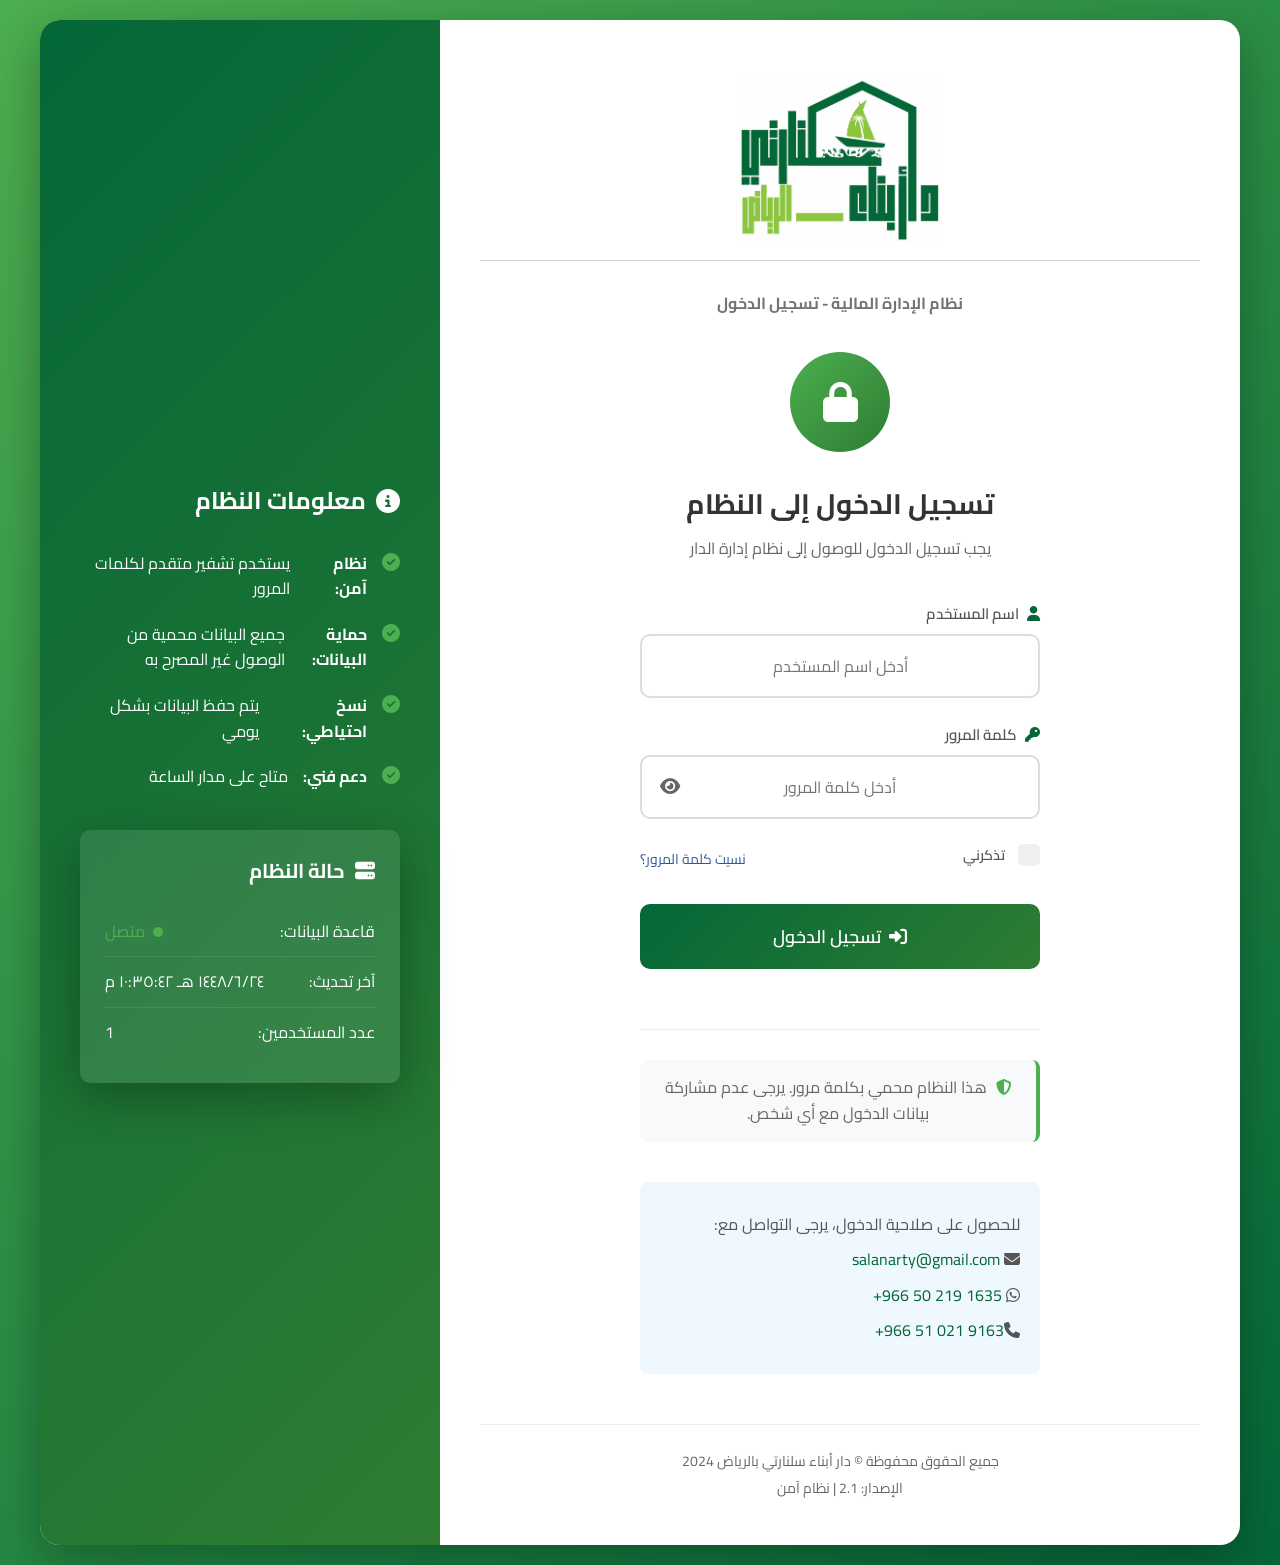
<file: login.html>
<!doctype html>
<html lang="ar" dir="rtl">
  <head>
    <meta charset="UTF-8" />
    <meta name="viewport" content="width=device-width, initial-scale=1.0" />
    <title>دار أبناء سلنارتي - تسجيل الدخول</title>
    <link
      rel="stylesheet"
      href="https://cdnjs.cloudflare.com/ajax/libs/font-awesome/6.4.0/css/all.min.css"
    />
    <link rel="stylesheet" href="style/style.css" />
    <link rel="stylesheet" href="style/login.css" />
    <link
      href="https://fonts.googleapis.com/css2?family=Cairo:wght@300;400;600;700&display=swap"
      rel="stylesheet"
    />
  </head>

  <body>
    <div class="login-container">
      <div class="login-card">
        <div class="login-header">
          <div class="logo-container">
            <img
              src="./images/Logo_salanarty3.png"
              alt="image_Logo_salanarty"
            />
            <!-- <i class="fas fa-home"></i> -->
          </div>
          <div>
            <h3 class="subtitle">نظام الإدارة المالية - تسجيل الدخول</h3>
          </div>
        </div>

        <div class="login-body">
          <div class="login-icon">
            <i class="fas fa-lock"></i>
          </div>

          <h2>تسجيل الدخول إلى النظام</h2>
          <p>يجب تسجيل الدخول للوصول إلى نظام إدارة الدار</p>

          <form id="loginForm">
            <div class="form-group">
              <label for="username">
                <i class="fas fa-user"></i> اسم المستخدم
              </label>
              <input
                type="text"
                id="username"
                name="username"
                placeholder="أدخل اسم المستخدم"
                required
              />
            </div>

            <div class="form-group">
              <label for="password">
                <i class="fas fa-key"></i> كلمة المرور
              </label>
              <div class="password-input">
                <input
                  type="password"
                  id="password"
                  name="password"
                  placeholder="أدخل كلمة المرور"
                  required
                />
                <button
                  type="button"
                  id="togglePassword"
                  class="password-toggle"
                  title="إظهار كلمة المرور"
                  aria-label="إظهار كلمة المرور"
                >
                  <i class="fas fa-eye"></i>
                </button>
              </div>
            </div>

            <div class="form-options">
              <label class="checkbox-container">
                <input type="checkbox" id="rememberMe" />
                <span class="checkmark"></span>
                تذكرني
              </label>

              <a href="#" id="forgotPassword" class="forgot-password">
                نسيت كلمة المرور؟
              </a>
            </div>

            <button type="submit" id="loginBtn" class="btn-primary login-btn">
              <i class="fas fa-sign-in-alt"></i> تسجيل الدخول
            </button>

            <div id="loginMessage" class="message"></div>
          </form>

          <div class="login-footer">
            <p class="security-note">
              <i class="fas fa-shield-alt"></i>
              هذا النظام محمي بكلمة مرور. يرجى عدم مشاركة بيانات الدخول مع أي
              شخص.
            </p>

            <div class="contact-info">
              <p>للحصول على صلاحية الدخول، يرجى التواصل مع:</p>
              <p>
                <i class="fas fa-envelope"></i>
                <a href="mailto:salanarty@gmail.com">salanarty@gmail.com</a>
              </p>
              <p>
                <i class="fab fa-whatsapp"></i>
                <a
                  href="https://wa.me/966502191635"
                  target="_blank"
                  title="تواصل معنا عبر واتساب"
                  aria-label="تواصل معنا عبر واتساب"
                  dir="ltr"
                  rel="noopener noreferrer"
                  >+966 50 219 1635</a
                >
              </p>
              <p>
                <i class="fas fa-phone"></i
                ><a
                  href="tel:+966510219163"
                  target="_blank"
                  title="تواصل معنا عبر الهاتف"
                  aria-label="تواصل معنا عبر الهاتف"
                  dir="ltr"
                  rel="noopener noreferrer"
                  >+966 51 021 9163</a
                >
              </p>
            </div>
          </div>
        </div>

        <div class="login-footer-bottom">
          <p>جميع الحقوق محفوظة © دار أبناء سلنارتي بالرياض 2024</p>
          <p>الإصدار: 2.1 | نظام آمن</p>
        </div>
      </div>

      <div class="login-sidebar">
        <div class="sidebar-content">
          <h3><i class="fas fa-info-circle"></i> معلومات النظام</h3>
          <ul>
            <li>
              <i class="fas fa-check-circle"></i>
              <strong>نظام آمن:</strong> يستخدم تشفير متقدم لكلمات المرور
            </li>
            <li>
              <i class="fas fa-check-circle"></i>
              <strong>حماية البيانات:</strong> جميع البيانات محمية من الوصول غير
              المصرح به
            </li>
            <li>
              <i class="fas fa-check-circle"></i>
              <strong>نسخ احتياطي:</strong> يتم حفظ البيانات بشكل يومي
            </li>
            <li>
              <i class="fas fa-check-circle"></i>
              <strong>دعم فني:</strong> متاح على مدار الساعة
            </li>
          </ul>

          <div class="system-status">
            <h4><i class="fas fa-server"></i> حالة النظام</h4>
            <div class="status-item">
              <span>قاعدة البيانات:</span>
              <span class="status-online"
                ><i class="fas fa-circle"></i> متصل</span
              >
            </div>
            <div class="status-item">
              <span>آخر تحديث:</span>
              <span id="lastSystemUpdate">جاري التحميل...</span>
            </div>
            <div class="status-item">
              <span>عدد المستخدمين:</span>
              <span id="activeUsers">جاري التحميل...</span>
            </div>
          </div>
        </div>
      </div>
    </div>

    <script src="js/login.js"></script>
    <script src="js/auth.js"></script>
  </body>
</html>
</file>
<file: style/style.css>
/* الأساسيات */
/* Google Fonts */
@import url('https://fonts.googleapis.com/css2?family=Cairo:wght@200..1000&family=Lateef:wght@200;300;400;500;600;700;800&family=Reem+Kufi+Fun:wght@400..700&family=Reem+Kufi:wght@400..700&display=swap');

:root {
    /* --primary-color: #2c5aa0; */
    --primary-color: #046738;
    --secondary-color: #4CAF50;
    --warning-color: #ff9800;
    --danger-color: #f44336;
    --light-color: #f8f9fa;
    --dark-color: #333;
    --gray-color: #6c757d;
    --border-radius: 10px;
    --box-shadow: 0 4px 12px rgba(0, 0, 0, 0.1);
}

* {
    margin: 0;
    padding: 0;
    box-sizing: border-box;
    font-family: 'Cairo', -apple-system, BlinkMacSystemFont, sans-serif;
}

body {
    background-color: #f5f7fb;
    color: var(--dark-color);
    line-height: 1.6;
    /* padding-bottom: 40px; */
}

.container {
    max-width: 1200px;
    margin: 0 auto;
    padding: 0 20px;
}

/* الهيدر */
header {
    background: #046738;
    color: white;
    padding: 25px 0;
    text-align: center;
    box-shadow: var(--box-shadow);
    border-bottom-right-radius: var(--border-radius);
    border-bottom-left-radius: var(--border-radius);

}

.logo-container {
    display: flex;
    align-items: center;
    justify-content: center;
    gap: 15px;
    margin-bottom: 15px;
}

.logo {
    background-color: white;
    width: 70px;
    height: 70px;
    border-radius: 50%;
    display: flex;
    align-items: center;
    justify-content: center;
    color: var(--primary-color);
    font-size: 28px;
    box-shadow: 0 4px 8px rgba(0, 0, 0, 0.2);
}




h1 {
    font-size: 2.2rem;
    margin-bottom: 5px;
}

.subtitle {
    font-size: 1.1rem;
    opacity: 0.9;
    max-width: 800px;
    margin: 0 auto;
}

.nav-links {
    margin-top: 20px;
    display: flex;
    justify-content: center;
    gap: 20px;
    flex-wrap: wrap;
}

.nav-links a {
    color: white;
    text-decoration: none;
    padding: 8px 20px;
    border-radius: 20px;
    background-color: rgba(255, 255, 255, 0.2);
    transition: background-color 0.3s;
    display: inline-flex;
    align-items: center;
    gap: 8px;
}

.nav-links a:hover {
    background-color: rgba(255, 255, 255, 0.3);
}

.nav-links a.active {
    background-color: white;
    color: var(--primary-color);
}

/* قسم البحث */
.search-section {
    background-color: white;
    border-radius: var(--border-radius);
    padding: 30px;
    box-shadow: var(--box-shadow);
    margin-bottom: 30px;
    text-align: center;
}

.section-title {
    color: var(--primary-color);
    margin-bottom: 20px;
    padding-bottom: 10px;
    border-bottom: 2px solid #eee;
    font-size: 1.5rem;
    display: flex;
    align-items: center;
    gap: 10px;
}

.section-title i {
    color: var(--secondary-color);
}

.instructions {
    background-color: #fff8e1;
    border-right: 5px solid var(--warning-color);
    padding: 15px;
    border-radius: 5px;
    margin-bottom: 20px;
    font-size: 0.95rem;
}

.form-group {
    margin-bottom: 25px;
}

label {
    display: block;
    margin-bottom: 8px;
    font-weight: 600;
    color: var(--dark-color);
    text-align: right;
}

input {
    width: 100%;
    max-width: 400px;
    padding: 15px;
    border: 2px solid #ddd;
    border-radius: var(--border-radius);
    font-size: 1rem;
    transition: border-color 0.3s;
    text-align: center;
    margin: 0 auto;
    display: block;
}

input:focus {
    outline: none;
    border-color: var(--primary-color);
}

button {
    background-color: var(--primary-color);
    color: white;
    border: none;
    padding: 15px 30px;
    border-radius: var(--border-radius);
    cursor: pointer;
    font-size: 1rem;
    font-weight: 600;
    transition: all 0.3s;
    display: inline-flex;
    align-items: center;
    gap: 10px;
}

button:hover {
    background-color: #1a3a6d;
    transform: translateY(-2px);
}

.btn-primary {
    background-color: var(--primary-color);
}

.btn-secondary {
    background-color: var(--gray-color);
}

.btn-secondary:hover {
    background-color: #5a6268;
}

/* قسم معلومات العضو */
.member-section {
    background-color: white;
    border-radius: var(--border-radius);
    padding: 30px;
    box-shadow: var(--box-shadow);
    margin-bottom: 30px;
}

.member-info {
    display: grid;
    grid-template-columns: repeat(auto-fit, minmax(250px, 1fr));
    gap: 20px;
    padding: 20px 0;
}

.info-card {
    background: #f8f9fa;
    padding: 20px;
    border-radius: var(--border-radius);
    border-right: 4px solid var(--primary-color);
}

.info-label {
    color: var(--gray-color);
    font-size: 0.9rem;
    margin-bottom: 5px;
}

.info-value {
    font-size: 1.2rem;
    font-weight: 600;
    color: var(--dark-color);
}

/* قسم الاشتراكات */
.subscriptions-section {
    background-color: white;
    border-radius: var(--border-radius);
    padding: 30px;
    box-shadow: var(--box-shadow);
    margin-bottom: 30px;
}

.legend {
    display: flex;
    justify-content: center;
    gap: 30px;
    margin: 20px 0;
    flex-wrap: wrap;
}

.legend-item {
    display: flex;
    align-items: center;
    gap: 8px;
}

.status-dot {
    width: 16px;
    height: 16px;
    border-radius: 50%;
    display: inline-block;
}

.status-dot.paid {
    background-color: var(--secondary-color);
}

.status-dot.partial {
    background-color: var(--warning-color);
}

.status-dot.unpaid {
    background-color: var(--danger-color);
}

.status-dot.not-subscribed {
    background-color: var(--gray-color);
}

.membership-types {
    display: grid;
    grid-template-columns: repeat(auto-fit, minmax(300px, 1fr));
    gap: 20px;
    margin: 30px 0;
}

.type-card {
    background: #f8f9fa;
    padding: 20px;
    border-radius: var(--border-radius);
    border: 2px solid #ddd;
    text-align: center;
}

.type-card h4 {
    color: var(--primary-color);
    margin-bottom: 10px;
    display: flex;
    align-items: center;
    justify-content: center;
    gap: 10px;
}

.fee {
    font-weight: 600;
    color: var(--dark-color);
    margin: 5px 0;
}

.table-container {
    overflow-x: auto;
    margin: 30px 0;
    border-radius: var(--border-radius);
    border: 1px solid #eee;
}

table {
    width: 100%;
    border-collapse: collapse;
    min-width: 800px;
}

thead {
    background: var(--primary-color);
    color: white;
}

th {
    padding: 15px;
    text-align: center;
    font-weight: 600;
}

tbody tr {
    border-bottom: 1px solid #eee;
    transition: background-color 0.3s;
}

tbody tr:hover {
    background-color: #f8f9fa;
}

td {
    padding: 15px;
    text-align: center;
}

.status-cell {
    font-weight: 600;
    padding: 8px 15px;
    border-radius: 20px;
    display: inline-block;
}

.status-paid {
    background-color: rgba(76, 175, 80, 0.15);
    color: var(--secondary-color);
}

.status-partial {
    background-color: rgba(255, 152, 0, 0.15);
    color: var(--warning-color);
}

.status-unpaid {
    background-color: rgba(244, 67, 54, 0.15);
    color: var(--danger-color);
}

.status-none {
    background-color: rgba(108, 117, 125, 0.15);
    color: var(--gray-color);
}

/* الملخص */
.summary {
    background-color: #f8f9fa;
    border-radius: var(--border-radius);
    padding: 30px;
    margin-top: 30px;
    border: 2px dashed #ddd;
}

.summary-grid {
    display: grid;
    grid-template-columns: repeat(auto-fit, minmax(200px, 1fr));
    gap: 20px;
    margin-bottom: 20px;
}

.summary-item {
    text-align: center;
    padding: 20px;
    background: white;
    border-radius: var(--border-radius);
    box-shadow: 0 2px 4px rgba(0, 0, 0, 0.1);
}

.summary-value {
    font-size: 2rem;
    font-weight: 700;
    color: var(--primary-color);
    margin-bottom: 5px;
}

.summary-label {
    color: var(--gray-color);
    font-size: 0.9rem;
}

.summary-total {
    background-color: var(--primary-color);
    color: white;
    padding: 20px;
    border-radius: var(--border-radius);
    text-align: center;
    margin-top: 20px;
}

.summary-total .amount {
    font-size: 2.5rem;
    font-weight: 700;
    color: var(--danger-color);
}

/* لا توجد نتائج */
.no-result {
    background-color: white;
    border-radius: var(--border-radius);
    padding: 60px 30px;
    box-shadow: var(--box-shadow);
    text-align: center;
}

.no-result-content i {
    font-size: 4rem;
    color: #ddd;
    margin-bottom: 20px;
}

.no-result-content h3 {
    color: var(--gray-color);
    margin-bottom: 10px;
}

.no-result-content p {
    color: var(--gray-color);
    margin-bottom: 30px;
}

/* التحميل */
.loading {
    display: none;
    text-align: center;
    padding: 30px;
    margin: 20px 0;
}

.spinner {
    border: 4px solid #f3f3f3;
    border-top: 4px solid var(--primary-color);
    border-radius: 50%;
    width: 40px;
    height: 40px;
    animation: spin 1s linear infinite;
    margin: 0 auto 15px;
}

@keyframes spin {
    0% {
        transform: rotate(0deg);
    }

    100% {
        transform: rotate(360deg);
    }
}

/* الفوتر */
footer {
    text-align: center;
    margin-top: 40px;
    color: var(--gray-color);
    font-size: 0.9rem;
}

/* للشاشات الصغيرة */
@media (max-width: 768px) {
    h1 {
        font-size: 1.8rem;
    }

    .container {
        padding: 0 15px;
    }

    .search-section,
    .member-section,
    .subscriptions-section {
        padding: 20px;
    }

    .member-info {
        grid-template-columns: 1fr;
    }

    .legend {
        flex-direction: column;
        gap: 15px;
    }

    .membership-types {
        grid-template-columns: 1fr;
    }

    .summary-grid {
        grid-template-columns: 1fr;
    }

    table {
        font-size: 0.9rem;
    }

    th,
    td {
        padding: 10px;
    }
}

/* لجنة الإدارة */
/* أزرار صغيرة */
.btn-sm {
    padding: 5px 10px;
    font-size: 12px;
    border-radius: 4px;
}

/* تحسينات للأزرار */
.btn-primary {
    background: linear-gradient(135deg, #046738, #2E7D32);
    border: none;
    padding: 12px 24px;
    border-radius: 6px;
    color: white;
    font-weight: 600;
    cursor: pointer;
    transition: all 0.3s ease;
    display: inline-flex;
    align-items: center;
    gap: 8px;
}

.btn-primary:hover {
    background: linear-gradient(135deg, #2E7D32, #046738);
    transform: translateY(-2px);
    box-shadow: 0 4px 8px rgba(0, 0, 0, 0.2);
}

.btn-secondary {
    background: linear-gradient(135deg, #6c757d, #495057);
    border: none;
    padding: 12px 24px;
    border-radius: 6px;
    color: white;
    font-weight: 600;
    cursor: pointer;
    transition: all 0.3s ease;
    display: inline-flex;
    align-items: center;
    gap: 8px;
}

.btn-secondary:hover {
    background: linear-gradient(135deg, #495057, #6c757d);
    transform: translateY(-2px);
}

.btn-success {
    background: linear-gradient(135deg, #28a745, #218838);
    border: none;
    padding: 12px 24px;
    border-radius: 6px;
    color: white;
    font-weight: 600;
    cursor: pointer;
    transition: all 0.3s ease;
    display: inline-flex;
    align-items: center;
    gap: 8px;
}

.btn-success:hover {
    background: linear-gradient(135deg, #218838, #28a745);
    transform: translateY(-2px);
}

.btn-danger {
    background: linear-gradient(135deg, #dc3545, #c82333);
    border: none;
    padding: 12px 24px;
    border-radius: 6px;
    color: white;
    font-weight: 600;
    cursor: pointer;
    transition: all 0.3s ease;
    display: inline-flex;
    align-items: center;
    gap: 8px;
}

.btn-danger:hover {
    background: linear-gradient(135deg, #c82333, #dc3545);
    transform: translateY(-2px);
}



/* تحسينات للهيدر مع إضافة زر تسجيل الخروج */
/* تحسينات الهيدر مع نظام تسجيل الدخول */
header .container {
    position: relative;
}

/* التصميم المتجاوب */
@media (max-width: 992px) {
    header .container {
        flex-direction: column;
        padding: 10px !important;
    }

    .welcome-message {
        order: 1;
        margin: 10px 0 !important;
        font-size: 14px !important;
    }

    .center-section {
        order: 2;
        position: static !important;
        transform: none !important;
        margin: 10px 0;
        flex-direction: column;
        gap: 10px !important;
    }

    .logout-container {
        order: 3;
        margin: 10px 0 !important;
    }

    .nav-links {
        flex-direction: column;
        gap: 10px !important;
    }
}

/* تصميم للصفحة */
/* style/style.css */



/* الرسائل */
.message {
    position: fixed;
    top: 20px;
    left: 50%;
    transform: translateX(-50%) translateY(-100px);
    padding: 15px 30px;
    border-radius: 8px;
    color: white;
    font-weight: 600;
    z-index: 1001;
    transition: transform 0.3s ease;
    text-align: center;
    min-width: 300px;
    max-width: 90%;
}

.message.show {
    transform: translateX(-50%) translateY(0);
}

.message.success {
    background: linear-gradient(135deg, #28a745, #20c997);
    box-shadow: 0 5px 20px rgba(40, 167, 69, 0.3);
}

.message.error {
    background: linear-gradient(135deg, #dc3545, #e83e8c);
    box-shadow: 0 5px 20px rgba(220, 53, 69, 0.3);
}

.message.warning {
    background: linear-gradient(135deg, #ffc107, #ff9800);
    box-shadow: 0 5px 20px rgba(255, 193, 7, 0.3);
}

.message.info {
    background: linear-gradient(135deg, #17a2b8, #20c997);
    box-shadow: 0 5月 20px rgba(23, 162, 184, 0.3);
}

/* الأزرار */
.btn-primary,
.btn-success,
.btn-secondary,
.btn-danger {
    padding: 12px 24px;
    border: none;
    border-radius: 8px;
    cursor: pointer;
    font-weight: 600;
    font-family: 'Cairo', sans-serif;
    transition: all 0.3s ease;
    display: inline-flex;
    align-items: center;
    justify-content: center;
    gap: 8px;
}

.btn-primary {
    background: linear-gradient(135deg, #046738, #2E7D32);
    color: white;
}

.btn-primary:hover {
    background: linear-gradient(135deg, #2E7D32, #046738);
    transform: translateY(-2px);
    box-shadow: 0 5px 15px rgba(44, 90, 160, 0.3);
}

.btn-success {
    background: linear-gradient(135deg, #28a745, #20c997);
    color: white;
}

.btn-success:hover {
    background: linear-gradient(135deg, #1e7e34, #28a745);
    transform: translateY(-2px);
    box-shadow: 0 5px 15px rgba(40, 167, 69, 0.3);
}

.btn-secondary {
    background: linear-gradient(135deg, #6c757d, #adb5bd);
    color: white;
}

.btn-secondary:hover {
    background: linear-gradient(135deg, #495057, #6c757d);
    transform: translateY(-2px);
    box-shadow: 0 5px 15px rgba(108, 117, 125, 0.3);
}

.btn-danger {
    background: linear-gradient(135deg, #dc3545, #e83e8c);
    color: white;
}

.btn-danger:hover {
    background: linear-gradient(135deg, #c82333, #dc3545);
    transform: translateY(-2px);
    box-shadow: 0 5px 15px rgba(220, 53, 69, 0.3);
}

/* الفوتر */
footer {
    background: #fff;
    color: black;
    padding: 30px 0;
    margin-top: 50px;
    text-align: center;
}

footer p {
    margin: 5px 0;
    color: #000;
}

/* =========================================
   Modern Footer & Back to Top
   ========================================= */
.modern-footer {
    background: #046738;
    color: #fff;
    padding: 40px 0 0 0;
    margin-top: 50px;
    box-shadow: 0 -4px 10px rgba(0, 0, 0, 0.1);
    font-family: 'Cairo', sans-serif;
    text-align: right;
    direction: rtl;
}

.footer-container {
    display: flex;
    flex-wrap: wrap;
    justify-content: space-between;
    gap: 30px;
    margin-bottom: 30px;
}

.footer-col {
    flex: 1;
    min-width: 250px;
}

.footer-col h3 {
    font-size: 1.2rem;
    margin-bottom: 15px;
    border-bottom: 2px solid rgba(255, 255, 255, 0.2);
    padding-bottom: 10px;
    color: #fff;
    display: flex;
    align-items: center;
    gap: 8px;
}

.footer-col p {
    color: #e0e0e0;
    line-height: 1.6;
    margin-bottom: 10px;
}

.footer-col p i {
    margin-left: 8px;
    color: var(--secondary-color, #f57c00);
}

.footer-col a {
    color: #e0e0e0;
    text-decoration: none;
    transition: color 0.3s;
}

.footer-col a:hover {
    color: #fff;
    text-decoration: underline;
}

.footer-col ul {
    list-style: none;
    padding: 0;
    margin: 0;
}

.footer-col ul li {
    margin-bottom: 10px;
}

.footer-col ul li a {
    display: flex;
    align-items: center;
}

.footer-col ul li a::before {
    content: "\f104";
    font-family: "Font Awesome 6 Free";
    font-weight: 900;
    margin-left: 8px;
    font-size: 0.9em;
    color: var(--secondary-color, #f57c00);
}

.footer-bottom {
    background: #034b28;
    padding: 15px 0;
}

.footer-bottom-container {
    display: flex;
    justify-content: space-between;
    align-items: center;
    flex-wrap: wrap;
}

.footer-bottom p {
    margin: 0;
    font-size: 0.9rem;
    color: #ccc;
}

.version {
    font-weight: bold;
    background: rgba(255, 255, 255, 0.1);
    padding: 4px 10px;
    border-radius: 15px;
}

/* Back to Top Button */
#backToTopBtn {
    display: none;
    position: fixed;
    bottom: 30px;
    left: 30px;
    /* يسار الشاشة ليتوافق مع الاتجاه العربي */
    z-index: 99;
    border: none;
    outline: none;
    background-color: var(--secondary-color, #f57c00);
    color: white;
    cursor: pointer;
    padding: 15px;
    border-radius: 50%;
    font-size: 18px;
    width: 50px;
    height: 50px;
    box-shadow: 0 4px 10px rgba(0, 0, 0, 0.3);
    transition: background-color 0.3s, transform 0.3s;
}

#backToTopBtn:hover {
    background-color: var(--primary-color, #046738);
    transform: translateY(-3px);
}

@media (max-width: 768px) {
    .footer-container {
        flex-direction: column;
    }

    .footer-bottom-container {
        justify-content: center;
        gap: 10px;
    }

    #backToTopBtn {
        bottom: 20px;
        left: 20px;
        width: 45px;
        height: 45px;
    }
}
</file>
<file: style/login.css>
/* تنسيقات صفحة تسجيل الدخول */

body {
    margin: 0;
    padding: 0;
    min-height: 100vh;
    background: linear-gradient(135deg, #4CAF50 0%, #046738 100%);
    font-family: 'Cairo', sans-serif;
    display: flex;
    align-items: center;
    justify-content: center;
    padding: 20px;
}

.login-container {
    display: flex;
    max-width: 1200px;
    width: 100%;
    background: white;
    border-radius: 20px;
    overflow: hidden;
    box-shadow: 0 15px 50px rgba(0, 0, 0, 0.3);
    min-height: 700px;
}

.login-card {
    flex: 1;
    padding: 40px;
    display: flex;
    flex-direction: column;
}

.logo-container {


    display: flex;
    align-items: center;
    justify-content: center;
    border-bottom: 1px solid #d1cece;

}

.logo-container img {
    height: 200px;
    display: flex;
    align-items: center;
    justify-content: center;
    padding: 15px;

}



.login-header .subtitle {
    margin: 5px 0 0 0;
    color: #666;
    font-size: 16px;
    align-items: center;
    text-align: center;
    padding: 15px;
}

.login-body {
    flex: 1;
    display: flex;
    flex-direction: column;
    align-items: center;
    text-align: center;
    padding: 20px 0;
}

.login-icon {
    width: 100px;
    height: 100px;
    background: linear-gradient(135deg, #4CAF50, #2E7D32);
    border-radius: 50%;
    display: flex;
    align-items: center;
    justify-content: center;
    color: white;
    font-size: 40px;
    margin-bottom: 30px;
}

.login-body h2 {
    color: #333;
    margin: 0 0 10px 0;
    font-size: 28px;
}

.login-body p {
    color: #666;
    margin-bottom: 40px;
    font-size: 16px;
    max-width: 400px;
}

#loginForm {
    width: 100%;
    max-width: 400px;
}

.form-group {
    margin-bottom: 25px;
    text-align: right;
}

.form-group label {
    display: block;
    margin-bottom: 8px;
    color: #555;
    font-weight: 600;
    font-size: 15px;
    display: flex;
    align-items: center;
    gap: 8px;
}

.form-group label i {
    color: #046738;
}

.form-group input {
    width: 100%;
    padding: 15px 20px;
    border: 2px solid #ddd;
    border-radius: 10px;
    font-size: 16px;
    font-family: 'Cairo', sans-serif;
    transition: all 0.3s ease;
    box-sizing: border-box;
}

.form-group input:focus {
    outline: none;
    border-color: #046738;
    box-shadow: 0 0 0 3px rgba(44, 90, 160, 0.1);
}

.password-input {
    position: relative;
}

.password-toggle {
    position: absolute;
    left: 15px;
    top: 50%;
    transform: translateY(-50%);
    background: none;
    border: none;
    color: #666;
    cursor: pointer;
    font-size: 18px;
    padding: 5px;
    transition: color 0.3s ease;
}

.password-toggle:hover {
    color: #046738;
}

.form-options {
    display: flex;
    justify-content: space-between;
    align-items: center;
    margin-bottom: 30px;
}

.checkbox-container {
    display: block;
    position: relative;
    padding-right: 35px;
    cursor: pointer;
    font-size: 14px;
    color: #555;
    -webkit-user-select: none;
    user-select: none;

}

.checkbox-container input {
    position: absolute;
    opacity: 0;
    cursor: pointer;
    height: 0;
    width: 0;
}

.checkmark {
    position: absolute;
    right: 0;
    top: 0;
    height: 22px;
    width: 22px;
    background-color: #f0f0f0;
    border-radius: 5px;
    transition: all 0.3s ease;
}

.checkbox-container:hover input~.checkmark {
    background-color: #e0e0e0;
}

.checkbox-container input:checked~.checkmark {
    background-color: #046738;
}

.checkmark:after {
    content: "";
    position: absolute;
    display: none;
}

.checkbox-container input:checked~.checkmark:after {
    display: block;
}

.checkbox-container .checkmark:after {
    right: 7px;
    top: 3px;
    width: 6px;
    height: 12px;
    border: solid white;
    border-width: 0 2px 2px 0;
    transform: rotate(45deg);
}

.forgot-password {
    color: #2c5aa0;
    text-decoration: none;
    font-size: 14px;
    transition: color 0.3s ease;
}

.forgot-password:hover {
    color: #1e3a6f;
    text-decoration: underline;
}

.login-btn {
    width: 100%;
    padding: 16px;
    font-size: 18px;
    font-weight: 600;
    border-radius: 10px;
    margin-bottom: 20px;
}

.login-footer {
    margin-top: 40px;
    padding-top: 30px;
    border-top: 1px solid #eee;
    text-align: center;
    max-width: 400px;
}

.security-note {
    background-color: #f8f9fa;
    padding: 15px;
    border-radius: 8px;
    border-right: 4px solid #4CAF50;
    color: #666;
    font-size: 14px;
    margin-bottom: 25px;
}

.security-note i {
    color: #4CAF50;
    margin-left: 5px;
}

.contact-info {
    background-color: #f0f8ff;
    padding: 20px;
    border-radius: 8px;
    text-align: right;
}

.contact-info p {
    margin: 10px 0;
    color: #555;
}

.contact-info a {
    color: #046738;
    text-decoration: none;
    transition: color 0.3s ease;
}

.contact-info a:hover {
    color: #1e3a6f;
    text-decoration: underline;
}

.login-footer-bottom {
    margin-top: 30px;
    padding-top: 20px;
    border-top: 1px solid #eee;
    text-align: center;
    color: #666;
    font-size: 14px;
}

.login-footer-bottom p {
    margin: 5px 0;
}

/* الشريط الجانبي */
.login-sidebar {
    width: 400px;
    background: linear-gradient(135deg, #046738 0%, #2E7D32 100%);
    color: white;
    padding: 40px;
    display: flex;
    flex-direction: column;
    justify-content: center;
}

.sidebar-content {
    max-width: 320px;
}

.sidebar-content h3 {
    margin-top: 0;
    margin-bottom: 30px;
    font-size: 24px;
    display: flex;
    align-items: center;
    gap: 10px;
}

.sidebar-content ul {
    list-style: none;
    padding: 0;
    margin: 0 0 40px 0;
}

.sidebar-content li {
    margin-bottom: 20px;
    display: flex;
    align-items: flex-start;
    gap: 15px;
    line-height: 1.6;
}

.sidebar-content li i {
    color: #4CAF50;
    font-size: 18px;
    margin-top: 3px;
}

.system-status {
    background-color: rgba(255, 255, 255, 0.1);
    padding: 25px;
    border-radius: 10px;
    -webkit-backdrop-filter: blur(10px);
    backdrop-filter: blur(10px);
    box-shadow: 0 15px 50px rgba(0, 0, 0, 0.3);
}

.system-status h4 {
    margin-top: 0;
    margin-bottom: 20px;
    font-size: 20px;
    display: flex;
    align-items: center;
    gap: 10px;
}

.status-item {
    display: flex;
    justify-content: space-between;
    align-items: center;
    padding: 12px 0;
    border-bottom: 1px solid rgba(255, 255, 255, 0.1);
}

.status-item:last-child {
    border-bottom: none;
}

.status-online {
    color: #4CAF50;
    display: flex;
    align-items: center;
    gap: 8px;
}

.status-online i {
    font-size: 10px;
    animation: pulse 2s infinite;
}

@keyframes pulse {
    0% {
        opacity: 1;
    }

    50% {
        opacity: 0.5;
    }

    100% {
        opacity: 1;
    }
}

/* رسوم متحركة للدخول */
@keyframes fadeIn {
    from {
        opacity: 0;
        transform: translateY(20px);
    }

    to {
        opacity: 1;
        transform: translateY(0);
    }
}

.login-card {
    animation: fadeIn 0.8s ease-out;
}

.login-sidebar {
    animation: fadeIn 0.8s ease-out 0.2s both;
}

/* تصميم متجاوب */
@media (max-width: 992px) {
    .login-container {
        flex-direction: column;
        max-width: 500px;
    }

    .login-sidebar {
        width: 100%;

        padding: 30px;
    }


    .sidebar-content {
        max-width: 100%;
    }

    .login-card {
        padding: 30px;
    }
}

@media (max-width: 576px) {
    body {
        padding: 10px;
    }

    .login-container {
        border-radius: 15px;
    }

    .login-header {
        flex-direction: column;
        text-align: center;
        gap: 15px;
    }

    .login-header h1 {
        font-size: 24px;
    }

    .login-body h2 {
        font-size: 24px;
    }

    .login-icon {
        width: 80px;
        height: 80px;
        font-size: 30px;
    }

    .login-sidebar,
    .login-card {
        padding: 20px;
    }
}

/* تنسيقات الرسائل */
.message {
    padding: 15px;
    border-radius: 8px;
    margin-bottom: 20px;
    font-weight: 500;
    text-align: center;
    display: none;
}

.message.show {
    display: block;
    animation: fadeIn 0.3s ease;
}

.message.error {
    background-color: #f8d7da;
    color: #721c24;
    border: 1px solid #f5c6cb;
}

.message.success {
    background-color: #d4edda;
    color: #155724;
    border: 1px solid #c3e6cb;
}

.message.info {
    background-color: #d1ecf1;
    color: #0c5460;
    border: 1px solid #bee5eb;
}

.message.warning {
    background-color: #fff3cd;
    color: #856404;
    border: 1px solid #ffeaa7;
}

/* تأثيرات التحميل */
.loading-overlay {
    position: fixed;
    top: 0;
    left: 0;
    right: 0;
    bottom: 0;
    background-color: rgba(255, 255, 255, 0.9);
    display: flex;
    flex-direction: column;
    align-items: center;
    justify-content: center;
    z-index: 9999;
    display: none;
}

.loading-overlay.show {
    display: flex;
}

.loading-spinner {
    width: 60px;
    height: 60px;
    border: 5px solid #f3f3f3;
    border-top: 5px solid #2c5aa0;
    border-radius: 50%;
    animation: spin 1s linear infinite;
    margin-bottom: 20px;
}

@keyframes spin {
    0% {
        transform: rotate(0deg);
    }

    100% {
        transform: rotate(360deg);
    }
}
</file>
